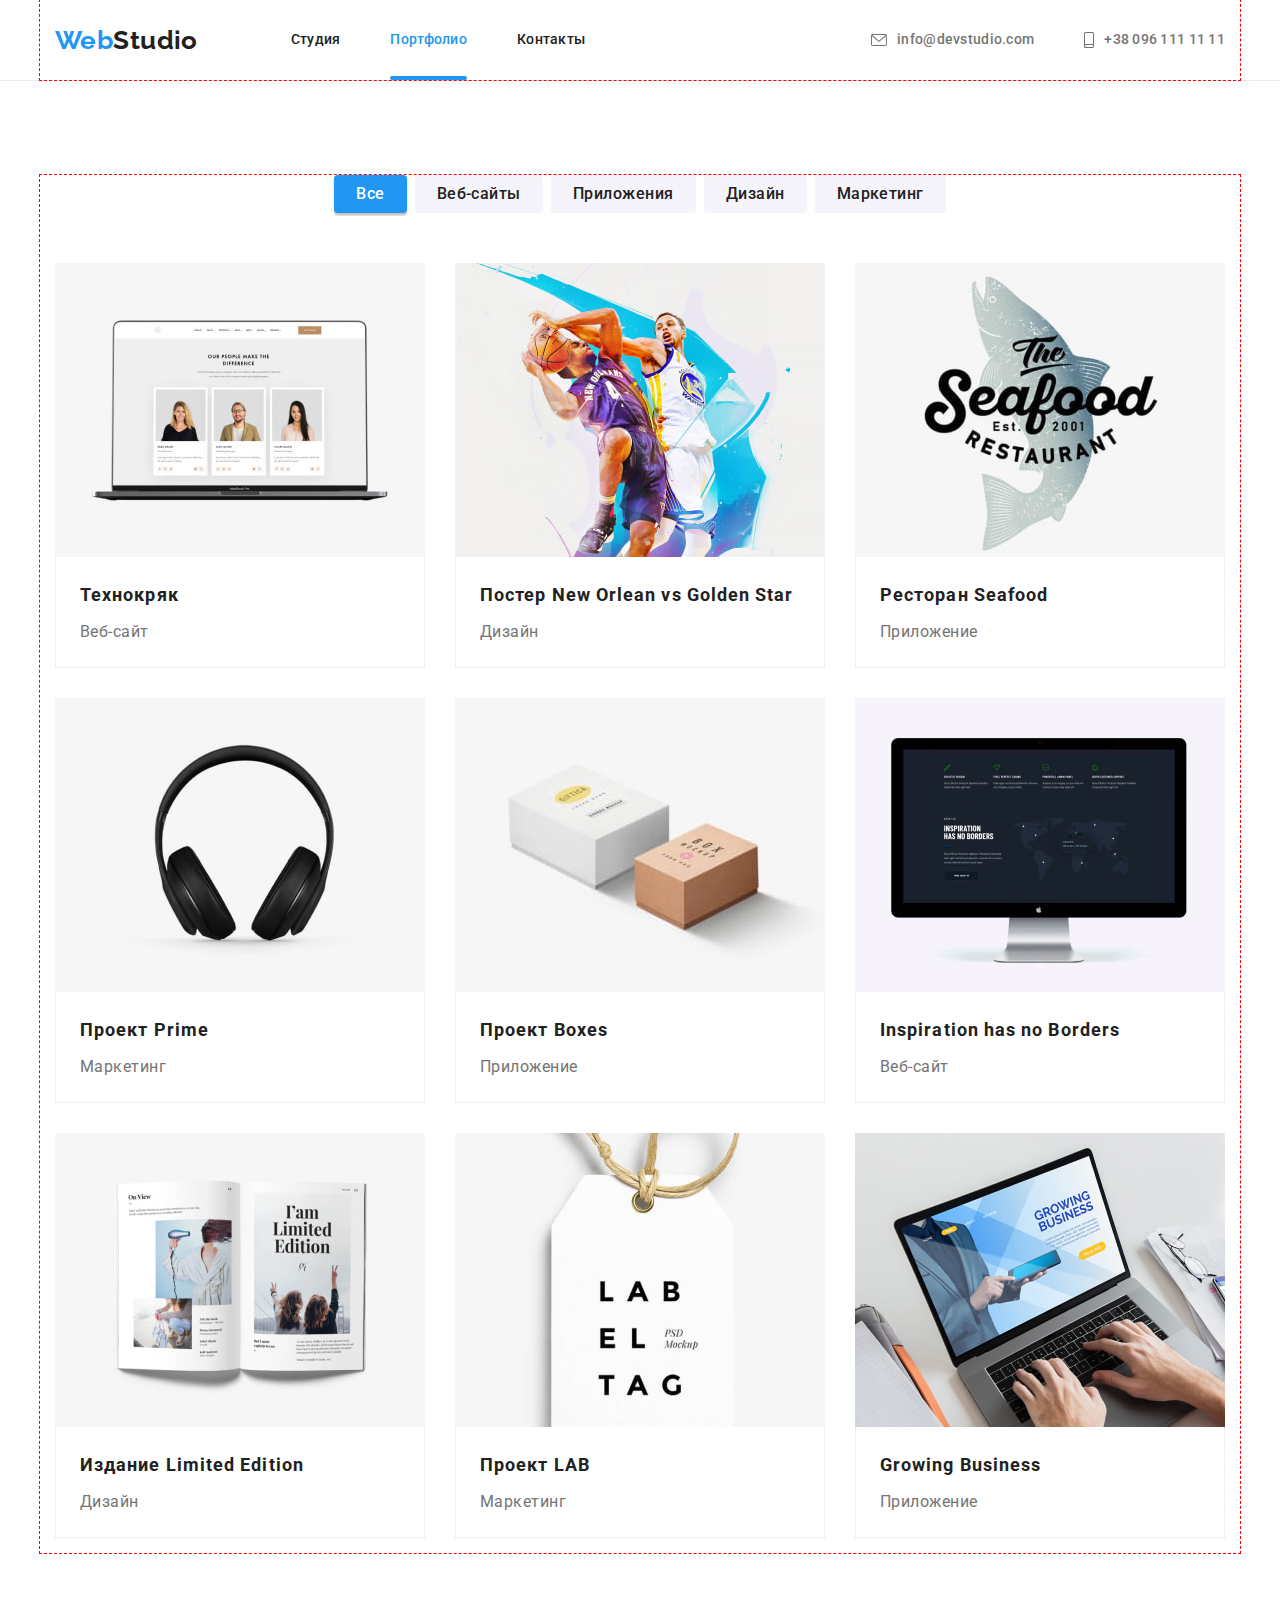
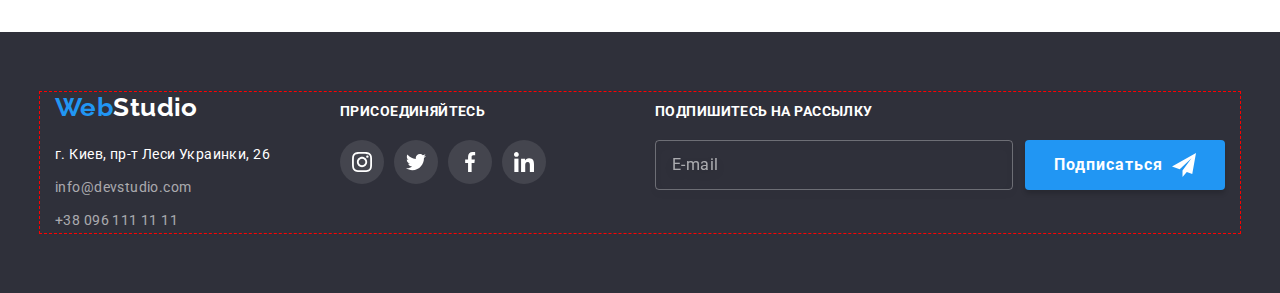
<file: portfolio.html>
<!DOCTYPE html>
<html lang="ru">
  <head>
    <meta charset="UTF-8" />
    <meta http-equiv="X-UA-Compatible" content="IE=edge" />
    <meta name="viewport" content="width=device-width, initial-scale=1.0" />
    <title>Студия</title>
    <link rel="preconnect" href="https://fonts.googleapis.com" />
    <link rel="preconnect" href="https://fonts.gstatic.com" crossorigin />
    <link
      href="https://fonts.googleapis.com/css2?family=Raleway:wght@700&family=Roboto:wght@400;500;700;900&display=swap"
      rel="stylesheet"
    />
    <link
      rel="stylesheet"
      href="https://cdnjs.cloudflare.com/ajax/libs/modern-normalize/1.0.0/modern-normalize.min.css"
    />
    <link rel="stylesheet" href="./css/styless.css" />
  </head>
  <body>
    <!-- Header + Navigate -->
    <header class="header">
      <div class="container header-container portfolio-container">
        <nav class="nav">
          <a class="logo" href="./index.html" lang="en">
            Web<span class="logo-black">Studio</span>
          </a>
          <ul class="header-nav list">
            <li class="item"><a class="link" href="./index.html">Студия</a></li>
            <li class="item"><a class="link current" href="./portfolio.html">Портфолио</a></li>
            <li class="item"><a class="link" href="">Контакты</a></li>
          </ul>
        </nav>
        <ul class="header-contacts list">
          <li class="item">
            <a class="link" href="maito:info@devstudio.com">
              <svg class="header-icons" width="16" height="12">
                <use href="./images/icons.svg#icon-envelope"></use>
              </svg>
              info@devstudio.com</a
            >
          </li>
          <li class="item">
            <a class="link" href="tel:+380961111111">
              <svg class="header-icons" width="10" height="16">
                <use href="./images/icons.svg#icon-smartphone"></use>
              </svg>
              +38 096 111 11 11</a
            >
          </li>
        </ul>
      </div>
    </header>

    <!-- Main content -->
    <main>
      <section class="section">
        <div class="container portfolio-container">
          <h1 class="section-title visually-hidden">Примеры работ</h1>
          <ul class="list site-nav">
            <li class="item site-product">
              <button class="portfolio-btn active-btn" type="button">Все</button>
            </li>
            <li class="item site-product">
              <button class="portfolio-btn" type="button">Веб-сайты</button>
            </li>
            <li class="item site-product">
              <button class="portfolio-btn" type="button">Приложения</button>
            </li>
            <li class="item site-product">
              <button class="portfolio-btn" type="button">Дизайн</button>
            </li>
            <li class="item site-product">
              <button class="portfolio-btn" type="button">Маркетинг</button>
            </li>
          </ul>
          <ul class="list work-examples">
            <li class="item">
              <a class="link" href="">
                <div class="img-container">
                  <img
                    class="portfolio-img"
                    src="./images/portfolio/portfolio-img-1.jpg"
                    alt="Открытый ноутбук с статьёй на экране"
                    width="370"
                  />
                  <p class="portfolio-text">
                    Ресурс предлагает комплексные предложения с разным уровнем функционала и
                    сервисов. Все это позволит посетителю получить исчерпывающие сведения о компании
                    или частном лице.
                  </p>
                </div>

                <div class="work-examples-container">
                  <h2 class="work-examples-title">Технокряк</h2>
                  <p class="work-examples-text">Веб-сайт</p>
                </div>
              </a>
            </li>
            <li class="item">
              <a class="link" href="">
                <div class="img-container">
                  <img
                    class="portfolio-img"
                    src="./images/portfolio/portfolio-img-2.jpg"
                    alt="Два игрока НБА в прыжке"
                    width="370"
                  />
                  <p class="portfolio-text">
                    Ресурс предлагает комплексные предложения с разным уровнем функционала и
                    сервисов. Все это позволит посетителю получить исчерпывающие сведения о компании
                    или частном лице.
                  </p>
                </div>

                <div class="work-examples-container">
                  <h2 class="work-examples-title">
                    Постер <span lang="en">New Orlean vs Golden Star</span>
                  </h2>
                  <p class="work-examples-text">Дизайн</p>
                </div>
              </a>
            </li>
            <li class="item">
              <a class="link" href="">
                <div class="img-container">
                  <img
                    class="portfolio-img"
                    src="./images/portfolio/portfolio-img-3.jpg"
                    alt="Лого ресторана Сифуд"
                    width="370"
                  />
                  <p class="portfolio-text">
                    Ресурс предлагает комплексные предложения с разным уровнем функционала и
                    сервисов. Все это позволит посетителю получить исчерпывающие сведения о компании
                    или частном лице.
                  </p>
                </div>

                <div class="work-examples-container">
                  <h2 class="work-examples-title">Ресторан <span lang="en">Seafood</span></h2>
                  <p class="work-examples-text">Приложение</p>
                </div>
              </a>
            </li>
            <li class="item">
              <a class="link" href="">
                <div class="img-container">
                  <img
                    class="portfolio-img"
                    src="./images/portfolio/portfolio-img-4.jpg"
                    alt="Наушники на белом фоне"
                    width="370"
                  />
                  <p class="portfolio-text">
                    Ресурс предлагает комплексные предложения с разным уровнем функционала и
                    сервисов. Все это позволит посетителю получить исчерпывающие сведения о компании
                    или частном лице.
                  </p>
                </div>

                <div class="work-examples-container">
                  <h2 class="work-examples-title">Проект <span lang="en">Prime</span></h2>
                  <p class="work-examples-text">Маркетинг</p>
                </div>
              </a>
            </li>
            <li class="item">
              <a class="link" href="">
                <div class="img-container">
                  <img
                    class="portfolio-img"
                    src="./images/portfolio/portfolio-img-5-2.jpg"
                    alt="Две коробки: белого и бежего цвета"
                    width="370"
                  />
                  <p class="portfolio-text">
                    Ресурс предлагает комплексные предложения с разным уровнем функционала и
                    сервисов. Все это позволит посетителю получить исчерпывающие сведения о компании
                    или частном лице.
                  </p>
                </div>

                <div class="work-examples-container">
                  <h2 class="work-examples-title">Проект <span lang="en">Boxes</span></h2>
                  <p class="work-examples-text">Приложение</p>
                </div>
              </a>
            </li>
            <li class="item">
              <a class="link" href="">
                <div class="img-container">
                  <img
                    class="portfolio-img"
                    src="./images/portfolio/portfolio-img-6.jpg"
                    alt="Экран монитора с заголовком и картой мира на нём"
                    width="370"
                  />
                  <p class="portfolio-text">
                    Ресурс предлагает комплексные предложения с разным уровнем функционала и
                    сервисов. Все это позволит посетителю получить исчерпывающие сведения о компании
                    или частном лице.
                  </p>
                </div>

                <div class="work-examples-container">
                  <h2 class="work-examples-title">
                    <span lang="en">Inspiration has no Borders</span>
                  </h2>
                  <p class="work-examples-text">Веб-сайт</p>
                </div>
              </a>
            </li>
            <li class="item">
              <a class="link" href="">
                <div class="img-container">
                  <img
                    class="portfolio-img"
                    src="./images/portfolio/portfolio-img-7.jpg"
                    alt="Открытый разворот журнала со статьями"
                    width="370"
                  />
                  <p class="portfolio-text">
                    Ресурс предлагает комплексные предложения с разным уровнем функционала и
                    сервисов. Все это позволит посетителю получить исчерпывающие сведения о компании
                    или частном лице.
                  </p>
                </div>
                <div class="work-examples-container">
                  <h2 class="work-examples-title">
                    Издание <span lang="en">Limited Edition</span>
                  </h2>
                  <p class="work-examples-text">Дизайн</p>
                </div>
              </a>
            </li>
            <li class="item">
              <a class="link" href="">
                <div class="img-container">
                  <img
                    class="portfolio-img"
                    src="./images/portfolio/portfolio-img-8.jpg"
                    alt="Белый бейдж с надписью LAB EL TAG"
                    width="370"
                  />
                  <p class="portfolio-text">
                    Ресурс предлагает комплексные предложения с разным уровнем функционала и
                    сервисов. Все это позволит посетителю получить исчерпывающие сведения о компании
                    или частном лице.
                  </p>
                </div>

                <div class="work-examples-container">
                  <h2 class="work-examples-title">Проект <span lang="en">LAB</span></h2>
                  <p class="work-examples-text">Маркетинг</p>
                </div>
              </a>
            </li>
            <li class="item">
              <a class="link" href="">
                <div class="img-container">
                  <img
                    class="portfolio-img"
                    src="./images/portfolio/portfolio-img-9.jpg"
                    alt="Открытый ноутбук с главной страницей Growing Business"
                    width="370"
                  />
                  <p class="portfolio-text">
                    Ресурс предлагает комплексные предложения с разным уровнем функционала и
                    сервисов. Все это позволит посетителю получить исчерпывающие сведения о компании
                    или частном лице.
                  </p>
                </div>

                <div class="work-examples-container">
                  <h2 class="work-examples-title"><span lang="en">Growing Business</span></h2>
                  <p class="work-examples-text">Приложение</p>
                </div>
              </a>
            </li>
          </ul>
        </div>
      </section>
    </main>

    <!-- Footer -->
    <footer class="footer">
      <div class="container footer-container">
        <div class="footer-contacts">
          <a class="logo" href="./index.html" lang="en">
            Web<span class="logo-white">Studio</span>
          </a>
          <address>
            <ul class="list footer-list">
              <li class="item footer-adress">
                <a
                  class="link"
                  href="https://bit.ly/3pXMvUd"
                  target="_blank"
                  rel="noopener noreferrer"
                  >г. Киев, пр-т Леси Украинки, 26</a
                >
              </li>
              <li class="item footer-contacts">
                <a class="link" href="maito:info@devstudio.com">info@devstudio.com</a>
              </li>
              <li class="item footer-contacts">
                <a class="link" href="tel:+380961111111">+38 096 111 11 11</a>
              </li>
            </ul>
          </address>
        </div>

        <div class="footer-network">
          <strong class="footer-network-title">присоединяйтесь</strong>
          <ul class="list network-list">
            <li class="network-item">
              <a class="link" href="">
                <svg class="network-icons" width="20" height="20" aria-label="Иконка Инстаграмма">
                  <use href="./images/icons.svg#icon-instagram"></use>
                </svg>
              </a>
            </li>
            <li class="network-item">
              <a class="link" href="">
                <svg class="network-icons" width="20" height="20" aria-label="Иконка Твиттера">
                  <use href="./images/icons.svg#icon-twitter"></use>
                </svg>
              </a>
            </li>
            <li class="network-item">
              <a class="link" href="">
                <svg class="network-icons" width="20" height="20" aria-label="Иконка Фейсбука">
                  <use href="./images/icons.svg#icon-facebook"></use>
                </svg>
              </a>
            </li>
            <li class="network-item">
              <a class="link" href="">
                <svg class="network-icons" width="20" height="20" aria-label="Иконка Линкедина">
                  <use href="./images/icons.svg#icon-linkedin"></use>
                </svg>
              </a>
            </li>
          </ul>
        </div>

        <div class="footer-signature">
          <b class="footer-signature-title">Подпишитесь на рассылку</b>
          <div class="footer-signature-box">
            <input class="footer-signature-input" type="email" name="mail" placeholder="E-mail" />
            <button class="footer-signature-btn" type="submit">
              <span class="btn-title">Подписаться</span>
              <svg class="btn-icons" width="24" height="24" aria-label="Иконка Телеграма">
                <use href="./images/icons.svg#icon-send"></use>
              </svg>
            </button>
          </div>
        </div>
      </div>
    </footer>
  </body>
</html>
</file>
<file: css/styless.css>
/* Fonts  Roboto  900, 700, 500, 400 , Raleway 700 

colors main teme #212121
colors white teme #FFFFFF
colors accent #2196F3
color text #757575
footel color rgba(255, 255, 255, 0.6);

hero-section >  letter-spacing: 0.06em;
header (sans logo) > letter-spacing: 0.02em;
body > letter-spacing: 0.03em;
 */

/* Second background theme #2F303A;
 main #ffffff
 section Employees theme #F5F4FA; */

:root {
  /* Text colors */
  --main-text-color: #757575;
  --bold-text-color: #212121;
  --white-text-color: #ffffff;
  --footer-text-color: rgba(255, 255, 255, 0.6);

  /* Bgc colors */
  --main-bgc-color: #ffffff;
  --secondary-bgc-color: #f5f4fa;
  --dark-bgc-color: #2f303a;
  --btn-bgc-hover: #188ce8;

  --accent-color: #2196f3;

  /* Fonts */
  --main-font: 'Roboto', sans-serif;
  --secondary-font: 'Raleway', sans-serif;

  /* Animation */
  --duration: 250ms;
  --timing-function: cubic-bezier(0.4, 0, 0.2, 1);
}

body {
  margin: 0;
  background-color: var(--main-bgc-color);
  color: var(--main-text-color);
  font-family: var(--main-font);
  /* font-style: normal;
  font-weight: 400; */
  font-size: 14px;
  letter-spacing: 0.03em;
}
.visually-hidden {
  position: absolute;
  white-space: nowrap;
  width: 1px;
  height: 1px;
  overflow: hidden;
  border: 0;
  padding: 0;
  clip: rect(0 0 0 0);
  clip-path: inset(50%);
  margin: -1px;
}

.container {
  width: 1200px;
  padding-left: 15px;
  padding-right: 15px;
  margin-left: auto;
  margin-right: auto;

  outline: 1px dashed red;
}

h1,
h2,
h3,
p {
  padding: 0;
  margin: 0;
}

.list {
  list-style: none;
  padding: 0;
  margin: 0;
}
.link {
  text-decoration: none;
  display: block;
  color: inherit;
}
img {
  display: block;
  max-width: 100%;
  height: auto;
}

input,
textarea {
  outline: none;
}

/* Header */
.header {
  border-bottom: 1px solid #ececec;
}

.logo {
  padding-top: 24px;
  padding-bottom: 24px;
  margin-right: 93px;

  text-decoration: none;
  font-family: var(--secondary-font);
  font-weight: 700;
  font-size: 26px;
  line-height: 1.19;
  color: var(--accent-color);
}
.logo-black {
  color: var(--bold-text-color);
}
.logo-white {
  color: var(--white-text-color);
}

.nav,
.header-nav,
.header-contacts,
.header-container {
  display: flex;
  align-items: center;
}

.header-nav .link,
.header-contacts .link {
  padding-top: 32px;
  padding-bottom: 32px;

  font-family: var(--main-font);
  font-weight: 500;
  line-height: 1.14;
  letter-spacing: 0.02em;
  color: var(--bold-text-color);

  transition: color var(--duration) var(--timing-function);
}
.header-nav .item,
.header-contacts .item {
  margin-right: 50px;
}

.header-contacts .link {
  display: inline-flex;
  align-items: center;
  color: var(--main-text-color);
}
.header-nav .item:last-child,
.header-contacts .item:last-child {
  margin-right: 0;
}
.header-contacts {
  margin-left: auto;
}

.header-nav .link:focus,
.header-nav .link:hover,
.header-contacts .link:hover,
.header-contacts .link:focus {
  color: var(--accent-color);
}
.link.current {
  position: relative;
  color: var(--accent-color);
}
.link.current::after {
  position: absolute;
  bottom: 0;
  content: '';

  display: block;
  height: 4px;
  width: 100%;
  background-color: var(--accent-color);
  border-radius: 2px;
}
.section {
  padding-top: 94px;
  padding-bottom: 94px;
}

.header-icons {
  margin-right: 10px;
  fill: currentColor;
}
.header-icons:hover {
  fill: var(--accent-color);
}

.link.header-icons {
  display: flex;
  align-items: center;
  justify-content: center;
}

/* Hero section */
.hero {
  max-width: 1600px;
  padding-top: 200px;
  padding-bottom: 200px;
  margin-left: auto;
  margin-right: auto;

  text-align: center;
  background-color: var(--dark-bgc-color);
  color: var(--white-text-color);
  background-image: linear-gradient(rgba(47, 48, 58, 0.4), rgba(47, 48, 58, 0.4)),
    url(../images/Img-hero.jpg);

  letter-spacing: 0.06em;
}
.hero-title {
  width: 670px;
  margin-left: auto;
  margin-right: auto;
  margin-bottom: 30px;

  font-weight: 900;
  font-size: 44px;
  line-height: 1.36;
  text-align: center;
  text-transform: uppercase;
}
.hero-button {
  padding: 10px 32px;

  font-weight: 700;
  font-size: 16px;
  line-height: 1.88;
  color: currentColor;
  background: var(--accent-color);
  box-shadow: 0px 4px 4px rgba(0, 0, 0, 0.15);
  border-radius: 4px;
  border: 0;
  /* text-align: center; */

  cursor: pointer;
}
.hero-button:hover {
  background-color: var(--btn-bgc-hover);
}
/* Benefits */
.benefits-list {
  display: flex;
  align-items: center;
}
.benefits-list .item {
  margin-right: 30px;
  width: 270px;
}
.benefits-list .item:last-child {
  margin: 0;
}
.benefits-box {
  margin-bottom: 30px;
  width: 270px;
  height: 120px;

  display: flex;
  justify-content: center;
  align-items: center;

  background: var(--secondary-bgc-color);
  border-radius: 4px;
}

.benefits-title-list {
  margin-bottom: 10px;

  font-size: 14px;
  font-weight: 700;
  line-height: 1.14;
  text-transform: uppercase;
  color: var(--bold-text-color);
}
.benefits-title-text {
  line-height: 1.71;
}
/* About us */
.about {
  padding-top: 0;
}
.about-title {
  margin-bottom: 50px;

  font-weight: 700;
  font-size: 36px;
  line-height: 1.17;
  text-align: center;
  color: var(--bold-text-color);
}
.about-list {
  display: flex;
  align-items: center;
}
.about-list .item {
  position: relative;
  content: '';

  margin-right: 30px;

  background: url(close-up-image-programer-working-his-desk-office_1098-18707.jpg);
  /* mix-blend-mode: normal; */
}
.about-list .item:last-child {
  margin-right: 0;
}
.about-text {
  position: absolute;
  content: '';
  bottom: 0;

  display: flex;
  align-items: center;
  justify-content: center;

  width: 100%;
  height: 70px;
  background-color: rgba(47, 48, 58, 0.8);
  color: var(--white-text-color);
  text-align: center;
  letter-spacing: 0.03em;
  text-transform: uppercase;
}
/* Our team */
.team {
  background-color: var(--secondary-bgc-color);
}
.team-list {
  display: flex;
  align-items: center;
}
.team-list .item {
  margin-right: 30px;
  padding-bottom: 30px;

  box-shadow: 0px 1px 3px rgba(0, 0, 0, 0.12), 0px 1px 1px rgba(0, 0, 0, 0.14),
    0px 2px 1px rgba(0, 0, 0, 0.2);
  border-radius: 0px 0px 4px 4px;

  background-color: var(--main-bgc-color);
}
.team-list .item:last-child {
  margin-right: 0;
}
.team-title,
.clients-title {
  margin-bottom: 50px;

  font-weight: 700;
  font-size: 36px;
  line-height: 1.17;
  text-align: center;
  color: var(--bold-text-color);
}
.team-img {
  margin-bottom: 30px;
}
.team-name {
  margin-bottom: 10px;

  font-weight: 500;
  font-size: 16px;
  line-height: 1.19;
  text-align: center;
  color: var(--bold-text-color);
}
.team-ability {
  margin-bottom: 16px;

  font-size: 16px;
  line-height: 1.19;
  text-align: center;
}

.team-socials {
  display: flex;
  align-items: center;
  justify-content: center;
}

.item-socials:not(:last-child) {
  margin-right: 10px;
}

.team-socials .link {
  display: flex;
  align-items: center;
  justify-content: center;
  width: 44px;
  height: 44px;
  border-radius: 50%;
  background-color: transparent;
  transition: background-color var(--duration) var(--timing-function);
}
.team-socials .link:hover,
.team-socials .link:focus {
  background-color: var(--accent-color);
  border-radius: 50%;
}

.team-icons {
  fill: #afb1b8;
  transition: fill var(--duration) var(--timing-function);
}
.link:hover .team-icons,
.link:focus .team-icons {
  fill: var(--white-text-color);
}

/* Our clients */
.clients-list {
  display: flex;
  justify-content: center;
  align-items: center;
  /* gap: 30px; */
}
.clients-item:not(:last-child) {
  margin-right: 30px;
}
.clients-item {
  /* display: flex;
  justify-content: center;
  align-items: center; */
}

.clients-item .link {
  display: flex;
  justify-content: center;
  align-items: center;
  width: 170px;
  height: 92px;

  border: 1px solid #afb1b8;
  border-radius: 4px;
  transition: border-color var(--duration) var(--timing-function);
}

.clients-icon {
  fill: #afb1b8;
  font-size: 0px;

  transition: fill var(--duration) var(--timing-function);
}

.clients-item .link:hover,
.clients-item .link:focus {
  border-color: var(--accent-color);
}

.link:hover .clients-icon,
.link:focus .clients-icon {
  fill: var(--accent-color);
}

/* Footer */
.footer {
  padding-top: 60px;
  padding-bottom: 60px;

  background-color: var(--dark-bgc-color);
}
.footer-container {
  display: flex;
  justify-content: flex-start;
  align-items: baseline;
}
.footer-contacts {
  margin-right: 70px;
}
.footer .logo {
  display: block;

  margin-right: auto;
  margin-bottom: 20px;
  padding: 0;
}
.footer-list .item {
  margin-bottom: 9px;
}
.footer-list .item:last-child {
  margin-bottom: 0;
}

.footer-contacts .link {
  line-height: 1.71;
  color: var(--footer-text-color);
  font-style: normal;
  transition: color var(--duration) var(--timing-function);
}
.footer-adress .link {
  color: var(--white-text-color);
  transition: color var(--duration) var(--timing-function);
}
.footer-nav .link:focus,
.footer-nav .link:hover,
.footer-contacts .link:hover,
.footer-contacts .link:focus {
  color: var(--accent-color);
}

.footer-network {
  margin-right: auto;
}

.footer-network-title,
.footer-signature-title {
  margin-bottom: 20px;

  display: block;
  font-size: 14px;
  font-weight: 700;
  line-height: 1.14;
  text-transform: uppercase;
  color: var(--white-text-color);
}

.network-list {
  display: flex;
  align-items: center;
  justify-content: center;
}

.network-item:not(:last-child) {
  margin-right: 10px;
}

.network-list .link {
  display: flex;
  align-items: center;
  justify-content: center;
  width: 44px;
  height: 44px;
  background-color: rgba(255, 255, 255, 0.1);
  border-radius: 50%;
  transition: background-color var(--duration) var(--timing-function);
}
.network-list .link:hover,
.network-list .link:focus {
  background-color: var(--accent-color);
}

.network-icons {
  fill: var(--white-text-color);
}
/* .link:hover .network-icons {
  fill: var(--white-text-color);
} */

.footer-signature-box {
  display: flex;
  align-items: center;
  justify-content: center;
}
.footer-signature-input {
  display: inline-block;
  background-color: inherit;
  width: 358px;
  height: 50px;
  padding: 15px 16px;
  margin-right: 12px;

  font-size: 16px;
  line-height: 1.25;
  letter-spacing: 0.03em;
  color: rgba(255, 255, 255, 0.6);

  border: 1px solid rgba(255, 255, 255, 0.3);
  filter: drop-shadow(0px 4px 4px rgba(0, 0, 0, 0.15));
  border-radius: 4px;
}

.footer-signature-input::placeholder {
  font-size: 16px;
  line-height: 1.25;
  letter-spacing: 0.03em;
  color: rgba(255, 255, 255, 0.6);
}

.footer-signature-btn {
  display: flex;
  align-items: center;
  justify-content: space-between;
  width: 200px;
  height: 50px;
  padding: 10px 29px;

  font-weight: 700;
  font-size: 16px;
  line-height: 1.88;
  letter-spacing: 0.06em;
  color: var(--white-text-color);
  background: var(--accent-color);
  box-shadow: 0px 4px 4px rgba(0, 0, 0, 0.15);
  border-radius: 4px;
  border: 0;
  text-align: center;

  cursor: pointer;

  transition: background-color var(--duration) var(--timing-function);
}
.footer-signature-btn:hover {
  background-color: var(--btn-bgc-hover);
}

/* Portfolio page */
/* Site navigation */

.site-nav {
  display: flex;
  align-items: center;
  justify-content: center;

  margin-bottom: 50px;
}
.site-nav .item {
  margin-right: 8px;
}
.site-nav .item:last-child {
  margin-right: 0;
}

.site-product > .portfolio-btn {
  padding: 6px 22px;

  font-family: var(--main-font);
  font-weight: 500;
  font-size: 16px;
  line-height: 1.6;
  text-align: center;
  letter-spacing: 0.03em;
  color: var(--bold-text-color);
  background-color: var(--secondary-bgc-color);
  box-shadow: none;
  border-radius: 4px;
  border: none;
  cursor: pointer;

  transition: background-color var(--duration) var(--timing-function),
    color var(--duration) var(--timing-function), box-shadow var(--duration) var(--timing-function);
}

.site-product > .active-btn {
  background: var(--accent-color);
  color: var(--white-text-color);
  box-shadow: 0px 3px 1px rgba(0, 0, 0, 0.1), 0px 1px 2px rgba(0, 0, 0, 0.08),
    0px 2px 2px rgba(0, 0, 0, 0.12);
  border-radius: 4px;
  cursor: pointer;
}
.portfolio-btn:hover,
.portfolio-btn:focus {
  background-color: var(--accent-color);
  color: var(--white-text-color);
  box-shadow: 0px 3px 1px rgba(0, 0, 0, 0.1), 0px 1px 2px rgba(0, 0, 0, 0.08),
    0px 2px 2px rgba(0, 0, 0, 0.12);
}
.active-btn:hover,
.active-btn:focus {
  background-color: var(--btn-bgc-hover);
  /* color: var(--bold-text-color); */
}
/* Work examples */
.list.work-examples {
  display: flex;
  flex-wrap: wrap;
  margin: -15px;
}
.work-examples .item {
  margin: 15px;
  /* width: 370px; */
  flex-basis: calc((100% / 3) - 30px);
}

.work-examples .link {
  /* width: calc(100%-60px) / 3; */

  background: #ffffff;
  transition: box-shadow var(--duration) var(--timing-function);
}

.img-container {
  position: relative;
  overflow: hidden;
}

.portfolio-text {
  position: absolute;
  top: 0;
  left: 0;

  width: 100%;
  height: 100%;
  background-color: rgba(33, 150, 243, 0.9);

  padding: 63px 24px;
  color: var(--white-text-color);
  font-size: 18px;
  font-weight: 400;
  line-height: 1.56;
  letter-spacing: 0.03em;

  transform: translateY(101%);
  transition: transform var(--duration) var(--timing-function);
}

.work-examples-container {
  border-left: 1px solid #eeeeee;
  border-right: 1px solid #eeeeee;
  border-bottom: 1px solid #eeeeee;
  padding: 20px 24px;
}

.work-examples-title {
  margin-bottom: 4px;

  font-weight: 700;
  font-size: 18px;
  line-height: 2;
  letter-spacing: 0.06em;
  color: var(--bold-text-color);
}
.work-examples-text {
  font-size: 16px;
  line-height: 1.88;
  letter-spacing: 0.03em;
  color: var(--main-text-color);
}

.work-examples .link:hover,
.work-examples .link:focus {
  box-shadow: 0px 1px 1px rgba(0, 0, 0, 0.12), 0px 4px 4px rgba(0, 0, 0, 0.06),
    1px 4px 6px rgba(0, 0, 0, 0.16);
}

.work-examples .link:hover .portfolio-text,
.work-examples .link:focus .portfolio-text {
  transform: translateY(0);
}

/* Modal window */
.backdrop {
  position: fixed;
  top: 0;
  left: 0;
  width: 100%;
  height: 100%;

  visibility: none;
  opacity: 1;
  background-color: rgba(0, 0, 0, 0.2);

  transition: opacity var(--duration) var(--timing-function),
    visibility var(--duration) var(--timing-function);
}

.backdrop.is-hidden {
  opacity: 0;
  visibility: hidden;
  pointer-events: none;
}

.backdrop.is-hidden .modal {
  transform: translate(-50%, -50%) scale(0.5);
}

.modal {
  position: absolute;
  top: 50%;
  left: 50%;

  width: 528px;
  padding: 40px;

  background-color: var(--main-bgc-color);
  box-shadow: 0px 1px 3px rgba(0, 0, 0, 0.12), 0px 1px 1px rgba(0, 0, 0, 0.14),
    0px 2px 1px rgba(0, 0, 0, 0.2);
  border-radius: 4px;

  transform: translate(-50%, -50%) scale(1);
  transition: transform var(--duration) var(--timing-function);
}
.modal-btn {
  position: absolute;
  top: 8px;
  right: 8px;

  display: flex;
  align-items: center;
  justify-content: center;
  padding: 0;
  width: 30px;
  height: 30px;

  background-color: var(--main-bgc-color);
  border: 1px solid rgba(0, 0, 0, 0.1);
  border-radius: 50%;

  cursor: pointer;
}

.modal-btn:hover .close-icon,
.modal-btn:focus .close-icon {
  fill: var(--accent-color);
}

.close-icon {
  transition: fill var(--duration) var(--timing-function);
}

.form {
  width: 448px;
}

.form-title {
  font-weight: 700;
  font-size: 20px;
  line-height: 1.15;
  font-style: normal;
  color: var(--bold-text-color);
  margin-bottom: 12px;
}

.form-group {
  position: relative;
  display: flex;
  flex-direction: column;
  margin-bottom: 10px;
  width: 100%;
}

.form-label {
  font-size: 12px;
  line-height: 1.17;
  letter-spacing: 0.01em;
  color: var(--main-text-color);
  margin-bottom: 4px;
}

.form-input {
  width: 100%;
  height: 40px;
  padding: 11px 0px 11px 42px;
  border: 1px solid rgba(33, 33, 33, 0.2);
  border-radius: 4px;

  transition: border-color var(--duration) var(--timing-function);
}

.form-icons {
  position: absolute;
  top: 50%;
  left: 15px;
  /* transform: translateX(15px); */

  transition: fill var(--duration) var(--timing-function);
}

.form-input:hover,
.form-input:focus,
.comment:hover,
.comment:focus {
  border-color: var(--accent-color);
}

.form-input:focus + .form-icons {
  fill: var(--accent-color);
}

.modal-button {
  width: 200px;
  height: 50px;
  padding: 10px 32px;

  font-weight: 700;
  font-size: 16px;
  line-height: 1.88;
  color: var(--white-text-color);
  background-color: var(--accent-color);
  box-shadow: 0px 4px 4px rgba(0, 0, 0, 0.15);
  border-radius: 4px;
  border: 0;
  /* text-align: center; */

  cursor: pointer;
  transition: background-color var(--duration) var(--timing-function);
}
.modal-button:hover {
  background-color: var(--btn-bgc-hover);
}

.form-comment {
  margin-bottom: 20px;
}

.comment {
  width: 100%;
  height: 120px;

  padding: 12px 16px;
  resize: none;
  border: 1px solid rgba(33, 33, 33, 0.2);
  border-radius: 4px;

  transition: border-color var(--duration) var(--timing-function);
}

.comment::placeholder {
  font-size: 12px;
  line-height: 1.17;
  letter-spacing: 0.01em;
  color: rgba(117, 117, 117, 0.5);
}

.form-checkbox {
  position: relative;
  display: flex;
  align-items: center;
  margin-bottom: 30px;
  margin-left: 13px;

  transition: border-color 1000ms var(--timing-function);
}

.form-checkbox:hover .checkbox-icon {
  border-color: var(--accent-color);
}

/* .checkbox {
  --webkit-appearence: none;
  --moz-appearence: none;
  appearance: none;

  position: absolute;
} */

.checkbox-icon {
  display: inline-block;
  width: 16px;
  height: 15px;
  margin-right: 8px;
  border: 2px solid var(--bold-text-color);
  border-radius: 2px;
  cursor: pointer;
  background-image: none;

  transition: border-color var(--duration) var(--timing-function),
    background-image var(--duration) var(--timing-function),
    background-color var(--duration) var(--timing-function);
}

.checkbox:checked + .checkbox-icon {
  border-color: var(--accent-color);
  background-color: var(--accent-color);
  background-image: url(../images/icon-check.svg);
  background-size: contain;
  background-position: center;
  background-origin: border-box;
}

.checkbox:focus + .checkbox-icon {
  border-color: var(--accent-color);
}

.checkbox-label {
  line-height: 1.71;
}

.checkbox-link {
  color: var(--accent-color);
}

.form-button {
  display: flex;
  justify-content: center;
  align-items: center;
}
</file>
